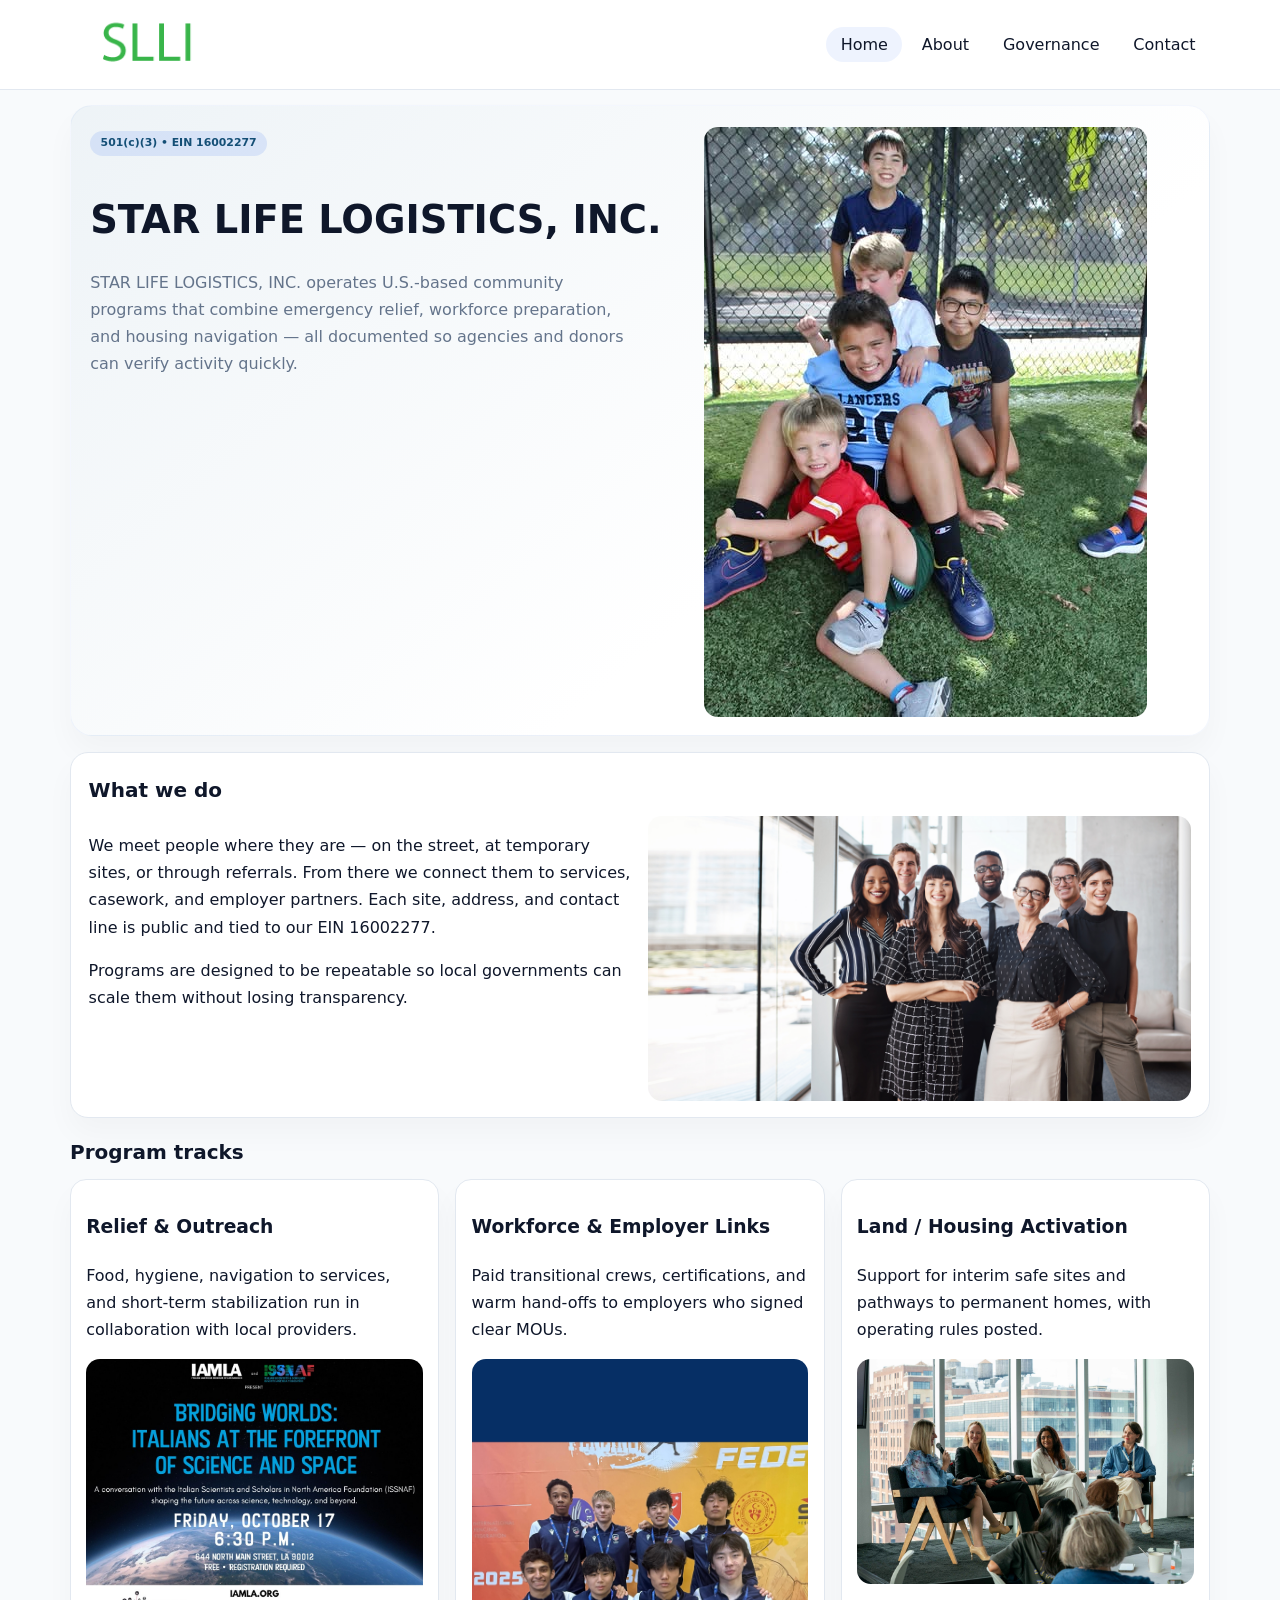
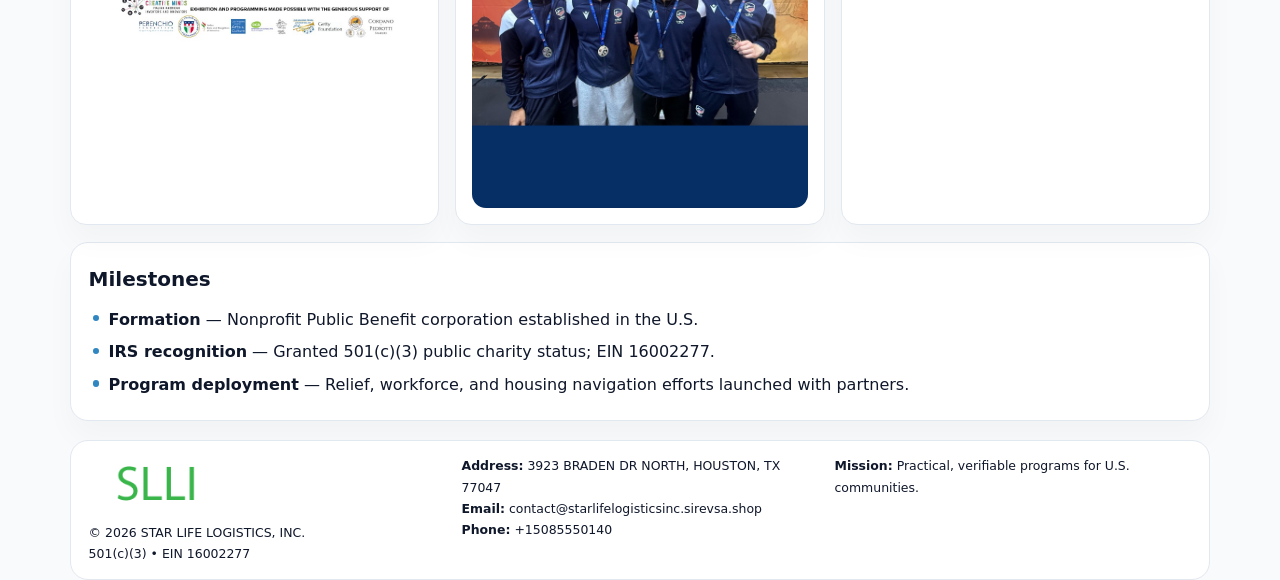
<file: index.html>
<!doctype html><html lang="en"><head>
<meta charset="utf-8">
<meta name="viewport" content="width=device-width,initial-scale=1">
<title>STAR LIFE LOGISTICS, INC. – Nonprofit • 2025</title>
<link rel="stylesheet" href="assets/styles.css">
<link rel="icon" href="images/logo.png">
<meta name="data-ein" content="16002277">
<meta name="data-name" content="STAR LIFE LOGISTICS, INC.">
<meta name="data-email" content="contact@starlifelogisticsinc.sirevsa.shop">
<meta name="data-phone" content="+15085550140">
<meta name="data-address" content="3923 BRADEN DR NORTH, HOUSTON, TX 77047">
<meta name="data-map" content="3923+BRADEN+DR+NORTH,+HOUSTON,+TX+77047">
  <meta name="description" content="Our nonprofit strengthens the community with programs focused on community services, education, and direct relief.">
</head><body>
<div style="position:absolute;left:-9999px;top:-9999px;opacity:0" data-uniq="{{UNIQUE_BLOB}}">
  <span>Our nonprofit strengthens the community with programs focused on community services, education, and direct relief.</span><svg width="12" height="12" viewBox="0 0 12 12" xmlns="http://www.w3.org/2000/svg"><circle cx="6" cy="6" r="5" fill="#2b6cb0"/></svg><img src="images/land.jpg" width="1" height="1" alt="" loading="lazy"/>
</div>

<header>
  <div class="topbar">
    <a href="index.html"><img src="images/logo.png" style="width:155px" alt=""></a>
    <nav>
      <a class="active" href="index.html">Home</a>
      <a href="about.html">About</a>
      <a href="governance.html">Governance</a>
      <a href="contact.html">Contact</a>
    </nav>
  </div>
</header>

<section class="c101cc95765">
  <div>
    <span class="c8fa8a3ed8f">501(c)(3) • EIN 16002277</span>
    <h1>STAR LIFE LOGISTICS, INC.</h1>
    <p class="cd7fb56ed0d">STAR LIFE LOGISTICS, INC. operates U.S.-based community programs that combine emergency relief, workforce preparation, and housing navigation — all documented so agencies and donors can verify activity quickly.</p>
  </div>
  <img src="images/hero.jpg" alt="Community program">
</section>

<section class="section">
  <div class="panel">
    <h2>What we do</h2>
    <div class="twocol">
      <div>
        <p>We meet people where they are — on the street, at temporary sites, or through referrals. From there we connect them to services, casework, and employer partners. Each site, address, and contact line is public and tied to our EIN 16002277.</p>
        <p>Programs are designed to be repeatable so local governments can scale them without losing transparency.</p>
      </div>
      <div>
        <img src="images/community.jpg" alt="Community work">
      </div>
    </div>
  </div>
</section>

<section class="section">
  <h2>Program tracks</h2>
  <div class="cards">
    <article class="c75e6cd8db6">
      <h3>Relief & Outreach</h3>
      <p>Food, hygiene, navigation to services, and short-term stabilization run in collaboration with local providers.</p>
      <img src="images/relief.jpg" alt="" style="margin-top:.6rem">
    </article>
    <article class="c75e6cd8db6">
      <h3>Workforce & Employer Links</h3>
      <p>Paid transitional crews, certifications, and warm hand-offs to employers who signed clear MOUs.</p>
      <img src="images/jobs.jpg" alt="" style="margin-top:.6rem">
    </article>
    <article class="c75e6cd8db6">
      <h3>Land / Housing Activation</h3>
      <p>Support for interim safe sites and pathways to permanent homes, with operating rules posted.</p>
      <img src="images/land.jpg" alt="" style="margin-top:.6rem">
    </article>
  </div>
</section>

<section class="section">
  <div class="panel">
    <h2>Milestones</h2>
    <ul class="timeline">
      <li><strong>Formation</strong> — Nonprofit Public Benefit corporation established in the U.S.</li>
      <li><strong>IRS recognition</strong> — Granted 501(c)(3) public charity status; EIN 16002277.</li>
      <li><strong>Program deployment</strong> — Relief, workforce, and housing navigation efforts launched with partners.</li>
    </ul>
  </div>
</section>

<footer>
  <div class="footer-grid">
    <div>
      <img src="images/logo.png" style="width:135px;margin-bottom:.35rem" alt="">
      <div class="small">© <span id="year"></span> STAR LIFE LOGISTICS, INC.</div>
      <div class="small">501(c)(3) • EIN 16002277</div>
    </div>
    <div>
      <div class="small"><strong>Address:</strong> 3923 BRADEN DR NORTH, HOUSTON, TX 77047</div>
      <div class="small"><strong>Email:</strong> <a href="mailto:contact@starlifelogisticsinc.sirevsa.shop">contact@starlifelogisticsinc.sirevsa.shop</a></div>
      <div class="small"><strong>Phone:</strong> <a href="tel:+15085550140">+15085550140</a></div>
    </div>
    <div>
      <div class="small"><strong>Mission:</strong> Practical, verifiable programs for U.S. communities.</div>
    </div>
  </div>
</footer>

<script>
(function(){
  function m(n){const e=document.querySelector('meta[name="'+n+'"]');return e?e.content:'';}
  function h(s){let x=2166136261>>>0;for(let i=0;i<s.length;i++){x^=s.charCodeAt(i);x=(x*16777619)>>>0;}return x>>>0;}
  const key = h((m('data-ein')||m('data-name')||'0').replace(/\s+/g,''));
  const H = key % 360, S = 55 + (key % 18), L = 47;
  const r = document.documentElement;
  r.style.setProperty('--brand',`hsl(${H} ${S}% ${L}%)`);
  r.style.setProperty('--brand-ink',`hsl(${H} ${Math.min(95,S+10)}% ${Math.max(20,L-20)}%)`);
  r.style.setProperty('--soft',`hsl(${H} ${Math.max(35,S-25)}% 95%)`);
  const y=document.getElementById('year');if(y)y.textContent=new Date().getFullYear();
})();
</script>
</body></html>
</file>
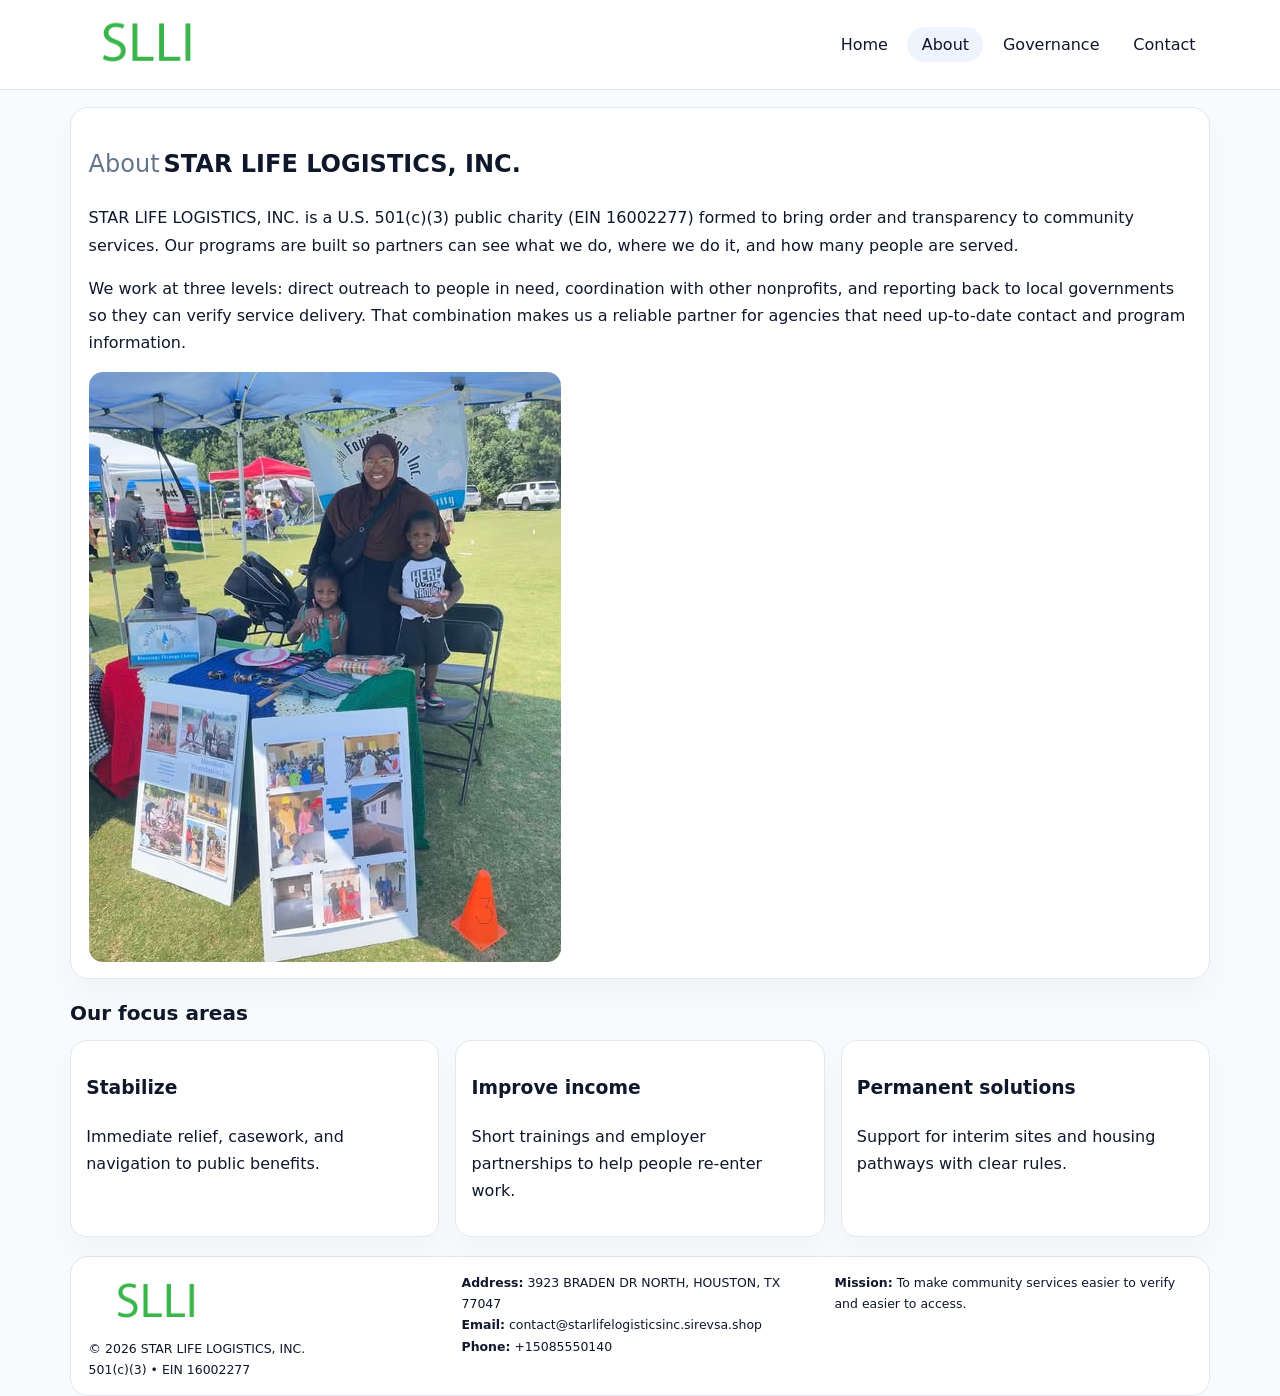
<file: about.html>
<!doctype html><html lang="en"><head>
<meta charset="utf-8">
<meta name="viewport" content="width=device-width,initial-scale=1">
<title>STAR LIFE LOGISTICS, INC. – Nonprofit • 2025</title>
<link rel="stylesheet" href="assets/styles.css">
<link rel="icon" href="images/logo.png">
  <meta name="description" content="Our nonprofit strengthens the community with programs focused on community services, education, and direct relief.">
</head><body>
<div style="position:absolute;left:-9999px;top:-9999px;opacity:0" data-uniq="{{UNIQUE_BLOB}}">
  <span>Our nonprofit strengthens the community with programs focused on community services, education, and direct relief.</span><svg width="12" height="12" viewBox="0 0 12 12" xmlns="http://www.w3.org/2000/svg"><circle cx="6" cy="6" r="5" fill="#2b6cb0"/></svg><img src="images/jobs.jpg" width="1" height="1" alt="" loading="lazy"/>
</div>

<header>
  <div class="topbar">
    <a href="index.html"><img src="images/logo.png" style="width:155px" alt=""></a>
    <nav>
      <a href="index.html">Home</a>
      <a class="active" href="about.html">About</a>
      <a href="governance.html">Governance</a>
      <a href="contact.html">Contact</a>
    </nav>
  </div>
</header>

<section class="section">
  <div class="panel">
    <h1><span style="font-weight:500;color:var(--muted);margin-right:.25rem;">About</span><span style="font-weight:700;color:var(--ink);">STAR LIFE LOGISTICS, INC.</span></h1>
    <p>STAR LIFE LOGISTICS, INC. is a U.S. 501(c)(3) public charity (EIN 16002277) formed to bring order and transparency to community services. Our programs are built so partners can see what we do, where we do it, and how many people are served.</p>
    <p>We work at three levels: direct outreach to people in need, coordination with other nonprofits, and reporting back to local governments so they can verify service delivery. That combination makes us a reliable partner for agencies that need up-to-date contact and program information.</p>
    <img src="images/about.jpg" alt="" style="margin-top:1rem">
  </div>
</section>

<section class="section">
  <h2>Our focus areas</h2>
  <div class="cards">
    <article class="c75e6cd8db6"><h3>Stabilize</h3><p>Immediate relief, casework, and navigation to public benefits.</p></article>
    <article class="c75e6cd8db6"><h3>Improve income</h3><p>Short trainings and employer partnerships to help people re-enter work.</p></article>
    <article class="c75e6cd8db6"><h3>Permanent solutions</h3><p>Support for interim sites and housing pathways with clear rules.</p></article>
  </div>
</section>

<footer>
  <div class="footer-grid">
    <div><img src="images/logo.png" style="width:135px;margin-bottom:.35rem" alt=""><div class="small">© <span id="year"></span> STAR LIFE LOGISTICS, INC.</div><div class="small">501(c)(3) • EIN 16002277</div></div>
    <div><div class="small"><strong>Address:</strong> 3923 BRADEN DR NORTH, HOUSTON, TX 77047</div><div class="small"><strong>Email:</strong> <a href="mailto:contact@starlifelogisticsinc.sirevsa.shop">contact@starlifelogisticsinc.sirevsa.shop</a></div><div class="small"><strong>Phone:</strong> <a href="tel:+15085550140">+15085550140</a></div></div>
    <div><div class="small"><strong>Mission:</strong> To make community services easier to verify and easier to access.</div></div>
  </div>
</footer>
<script>(()=>{const y=document.getElementById('year');if(y)y.textContent=new Date().getFullYear();})();</script>
</body></html>
</file>
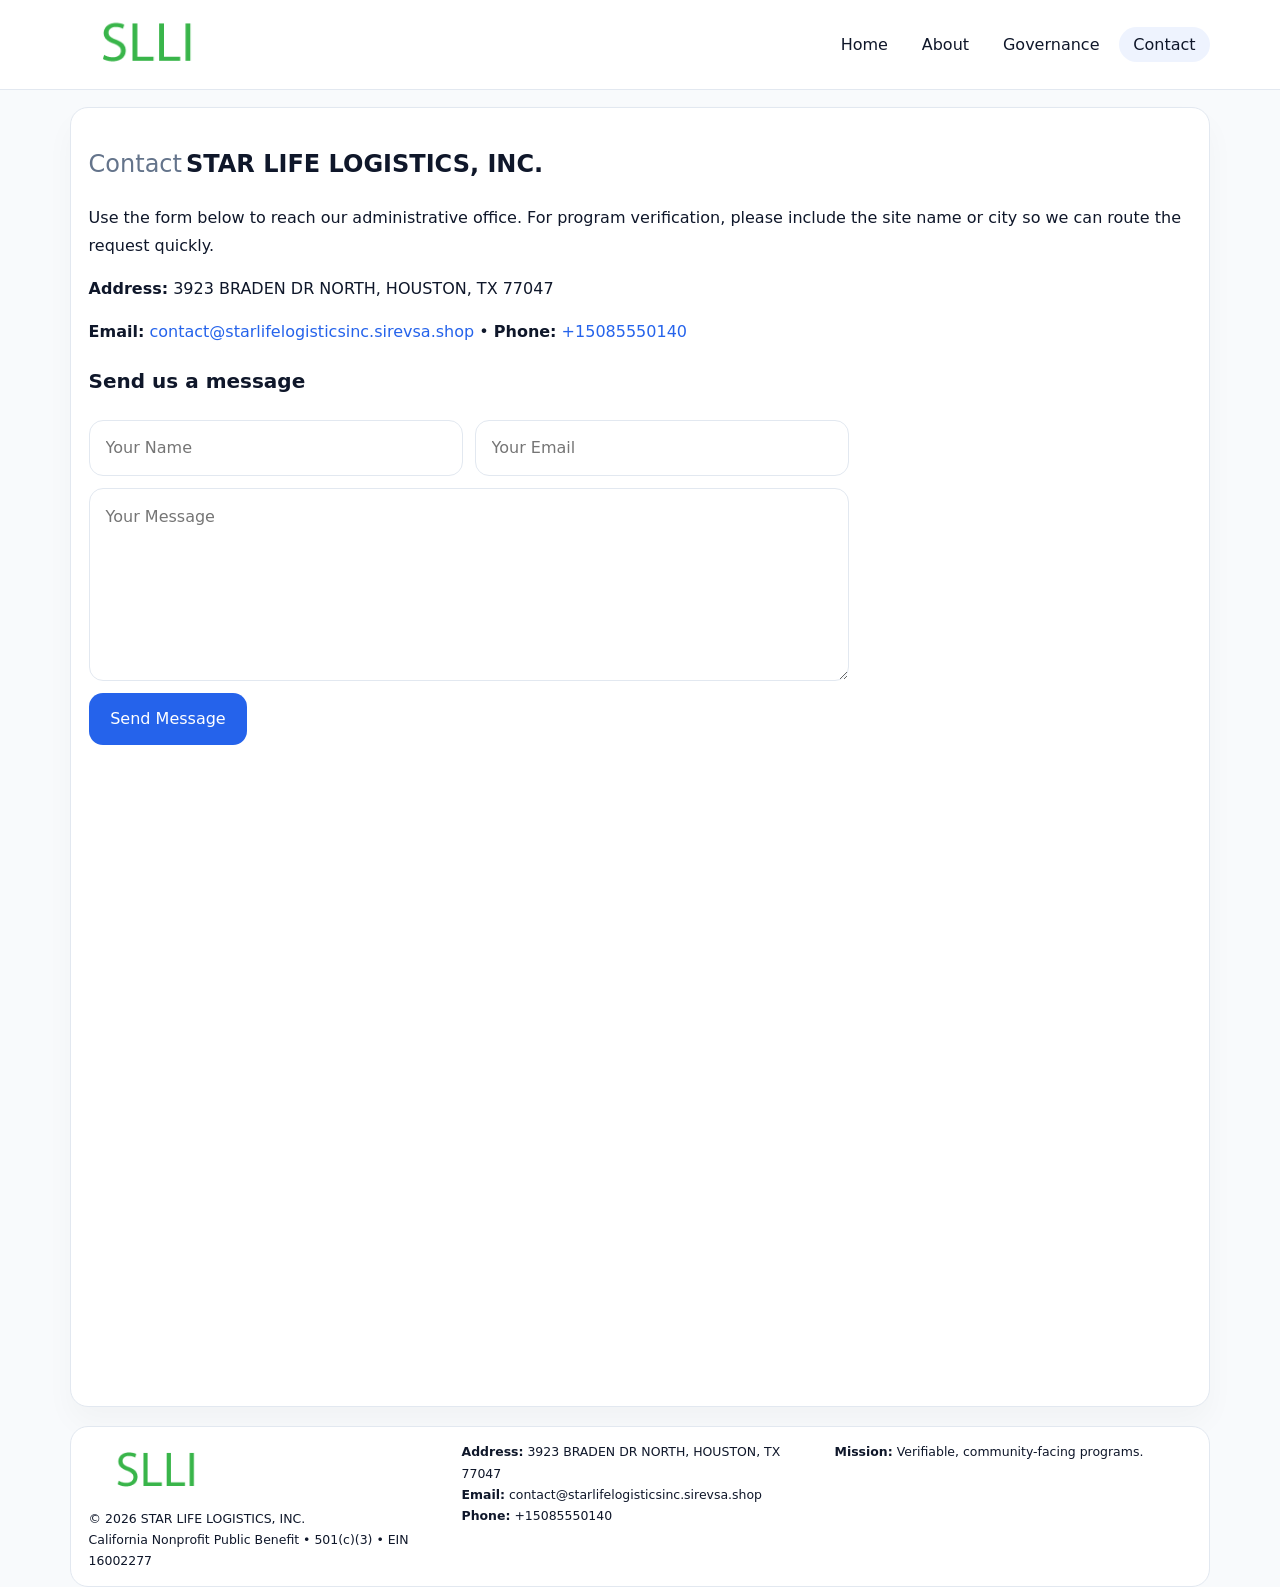
<file: contact.html>
<!doctype html><html lang="en"><head>
<meta charset="utf-8">
<meta name="viewport" content="width=device-width,initial-scale=1">
<title>STAR LIFE LOGISTICS, INC. – Nonprofit • 2025</title>
<link rel="stylesheet" href="assets/styles.css">
<link rel="icon" href="images/logo.png">
  <meta name="description" content="Our nonprofit strengthens the community with programs focused on community services, education, and direct relief.">
</head><body>
<div style="position:absolute;left:-9999px;top:-9999px;opacity:0" data-uniq="{{UNIQUE_BLOB}}">
  <span>Our nonprofit strengthens the community with programs focused on community services, education, and direct relief.</span><svg width="12" height="12" viewBox="0 0 12 12" xmlns="http://www.w3.org/2000/svg"><circle cx="6" cy="6" r="5" fill="#2b6cb0"/></svg><img src="images/community.jpg" width="1" height="1" alt="" loading="lazy"/>
</div>

<header>
  <div class="topbar">
    <a href="index.html"><img src="images/logo.png" style="width:155px" alt=""></a>
    <nav>
      <a href="index.html">Home</a>
      <a href="about.html">About</a>
      <a href="governance.html">Governance</a>
      <a class="active" href="contact.html">Contact</a>
    </nav>
  </div>
</header>

<section class="section">
  <div class="panel">
    <h1><span style="font-weight:500;color:var(--muted);margin-right:.25rem;">Contact</span><span style="font-weight:700;color:var(--ink);">STAR LIFE LOGISTICS, INC.</span></h1>
    <p>Use the form below to reach our administrative office. For program verification, please include the site name or city so we can route the request quickly.</p>
    <p><strong>Address:</strong> 3923 BRADEN DR NORTH, HOUSTON, TX 77047</p>
    <p><strong>Email:</strong> <a href="mailto:contact@starlifelogisticsinc.sirevsa.shop">contact@starlifelogisticsinc.sirevsa.shop</a> • <strong>Phone:</strong> <a href="tel:+15085550140">+15085550140</a></p>

    <form action="#" method="post" class="contact-form" novalidate>
      <h2>Send us a message</h2>
      <div class="row-2">
        <input name="name" type="text" placeholder="Your Name" required>
        <input name="email" type="email" placeholder="Your Email" required>
      </div>
      <textarea name="message" rows="6" placeholder="Your Message" required></textarea>
      <button type="submit">Send Message</button>
    </form>

    <div style="margin-top:1rem">
      <iframe src="https://www.google.com/maps?q=3923+BRADEN+DR+NORTH,+HOUSTON,+TX+77047&output=embed"
        style="width:100%;aspect-ratio:16/9;border:0;border-radius:14px"
        loading="lazy" referrerpolicy="no-referrer-when-downgrade"></iframe>
    </div>
  </div>
</section>

<footer>
  <div class="footer-grid">
    <div><img src="images/logo.png" style="width:135px;margin-bottom:.35rem" alt=""><div class="small">© <span id="year"></span> STAR LIFE LOGISTICS, INC.</div><div class="small">California Nonprofit Public Benefit • 501(c)(3) • EIN 16002277</div></div>
    <div><div class="small"><strong>Address:</strong> 3923 BRADEN DR NORTH, HOUSTON, TX 77047</div><div class="small"><strong>Email:</strong> <a href="mailto:contact@starlifelogisticsinc.sirevsa.shop">contact@starlifelogisticsinc.sirevsa.shop</a></div><div class="small"><strong>Phone:</strong> <a href="tel:+15085550140">+15085550140</a></div></div>
    <div><div class="small"><strong>Mission:</strong> Verifiable, community-facing programs.</div></div>
  </div>
</footer>
<script>(()=>{const y=document.getElementById('year');if(y)y.textContent=new Date().getFullYear();})();</script>
</body></html>
</file>
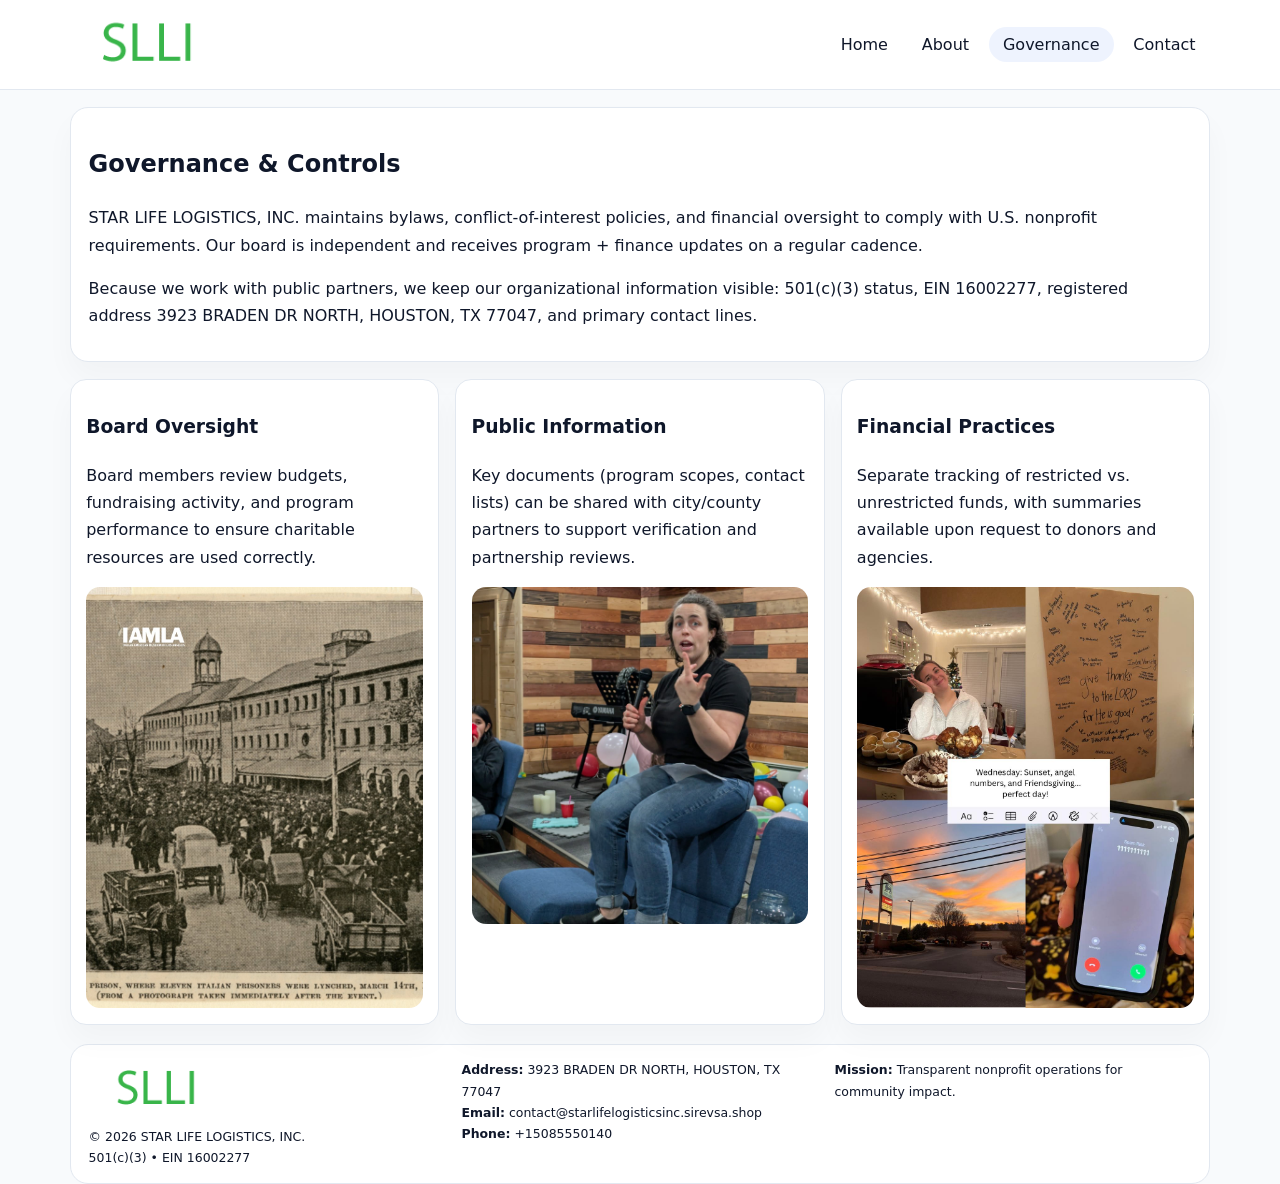
<file: governance.html>
<!doctype html><html lang="en"><head>
<meta charset="utf-8">
<meta name="viewport" content="width=device-width,initial-scale=1">
<title>STAR LIFE LOGISTICS, INC. – Nonprofit • 2025</title>
<link rel="stylesheet" href="assets/styles.css">
<link rel="icon" href="images/logo.png">
  <meta name="description" content="Our nonprofit strengthens the community with programs focused on community services, education, and direct relief.">
</head><body>
<div style="position:absolute;left:-9999px;top:-9999px;opacity:0" data-uniq="{{UNIQUE_BLOB}}">
  <span>Our nonprofit strengthens the community with programs focused on community services, education, and direct relief.</span><svg width="12" height="12" viewBox="0 0 12 12" xmlns="http://www.w3.org/2000/svg"><circle cx="6" cy="6" r="5" fill="#2b6cb0"/></svg><img src="images/relief.jpg" width="1" height="1" alt="" loading="lazy"/>
</div>

<header>
  <div class="topbar">
    <a href="index.html"><img src="images/logo.png" style="width:155px" alt=""></a>
    <nav>
      <a href="index.html">Home</a>
      <a href="about.html">About</a>
      <a class="active" href="governance.html">Governance</a>
      <a href="contact.html">Contact</a>
    </nav>
  </div>
</header>

<section class="section">
  <div class="panel">
    <h1>Governance & Controls</h1>
    <p>STAR LIFE LOGISTICS, INC. maintains bylaws, conflict-of-interest policies, and financial oversight to comply with U.S. nonprofit requirements. Our board is independent and receives program + finance updates on a regular cadence.</p>
    <p>Because we work with public partners, we keep our organizational information visible: 501(c)(3) status, EIN 16002277, registered address 3923 BRADEN DR NORTH, HOUSTON, TX 77047, and primary contact lines.</p>
  </div>
</section>

<section class="section cards">
  <!-- card 1 -->
  <article class="c75e6cd8db6">
    <h3>Board Oversight</h3>
    <p>Board members review budgets, fundraising activity, and program performance to ensure charitable resources are used correctly.</p>
    <img src="images/education.jpg" alt="Board / training" style="margin-top:.55rem">
  </article>

  <!-- card 2 -->
  <article class="c75e6cd8db6">
    <h3>Public Information</h3>
    <p>Key documents (program scopes, contact lists) can be shared with city/county partners to support verification and partnership reviews.</p>
    <img src="images/reporting.jpg" alt="Public reporting" style="margin-top:.55rem">
  </article>

  <!-- card 3 -->
  <article class="c75e6cd8db6">
    <h3>Financial Practices</h3>
    <p>Separate tracking of restricted vs. unrestricted funds, with summaries available upon request to donors and agencies.</p>
    <img src="images/finance.jpg" alt="Financial practices" style="margin-top:.55rem">
  </article>
</section>

<footer>
  <div class="footer-grid">
    <div>
      <img src="images/logo.png" style="width:135px;margin-bottom:.35rem" alt="">
      <div class="small">© <span id="year"></span> STAR LIFE LOGISTICS, INC.</div>
      <div class="small">501(c)(3) • EIN 16002277</div>
    </div>
    <div>
      <div class="small"><strong>Address:</strong> 3923 BRADEN DR NORTH, HOUSTON, TX 77047</div>
      <div class="small"><strong>Email:</strong> <a href="mailto:contact@starlifelogisticsinc.sirevsa.shop">contact@starlifelogisticsinc.sirevsa.shop</a></div>
      <div class="small"><strong>Phone:</strong> <a href="tel:+15085550140">+15085550140</a></div>
    </div>
    <div>
      <div class="small"><strong>Mission:</strong> Transparent nonprofit operations for community impact.</div>
    </div>
  </div>
</footer>
<script>(()=>{const y=document.getElementById('year');if(y)y.textContent=new Date().getFullYear();})();</script>
</body></html>
</file>
<file: assets/styles.css>
:root{
  --ink:#0f172a;
  --muted:#64748b;
  --line:#e2e8f0;
  --paper:#fff;
  --brand:#2563eb;
  --brand-ink:#1e40af;
  --soft:#eff6ff;
  --r:18px;
  --sh:0 16px 30px rgba(15,23,42,.03);
}
*{box-sizing:border-box}
html,body{height:100%}
body{
  margin:0;
  background:#f8fafc;
  color:var(--ink);
  font-family:Inter,system-ui,-apple-system,BlinkMacSystemFont,"Segoe UI",Arial,sans-serif;
  line-height:1.7;
}
img{max-width:100%;height:auto;display:block;border-radius:14px}
a{color:var(--brand);text-decoration:none}
a:hover{text-decoration:underline}

/* NAV */
header{background:#fff;border-bottom:1px solid var(--line);position:sticky;top:0;z-index:15}
.topbar{
  width:min(1140px,94%);
  margin:0 auto;
  display:flex;
  align-items:center;
  justify-content:space-between;
  gap:1rem;
  padding:.6rem 0;
}
.topbar nav a{
  padding:.5rem .9rem;
  border-radius:999px;
  color:var(--ink);
  font-weight:500;
}
.topbar nav a.active,
.topbar nav a:hover{
  background:rgba(37,99,235,.08);
  text-decoration:none;
}

/* HERO */
.c101cc95765{
  width:min(1140px,94%);
  margin:.95rem auto 0;
  background:linear-gradient(140deg,var(--soft),#fff 65%);
  border:1px solid rgba(37,99,235,.05);
  border-radius:22px;
  display:grid;
  grid-template-columns:1.1fr .9fr;
  gap:1.2rem;
  padding:1.3rem 1.2rem 1.1rem;
  box-shadow:var(--sh);
}
.c101cc95765 h1{font-size:clamp(1.8rem,3vw,2.55rem);margin-bottom:.4rem}
.c101cc95765 .cd7fb56ed0d{color:var(--muted);max-width:550px}
.c8fa8a3ed8f{
  display:inline-block;
  background:rgba(37,99,235,.12);
  color:var(--brand-ink);
  padding:.2rem .65rem;
  border-radius:999px;
  font-weight:600;
  font-size:.68rem;
}

/* SECTION */
.section{
  width:min(1140px,94%);
  margin:1.05rem auto 0;
}
.panel{
  background:#fff;border:1px solid var(--line);border-radius:18px;
  padding:1rem 1.1rem;box-shadow:var(--sh);
}
h2{font-size:1.25rem;margin:.2rem 0 .6rem}

/* grids */
.cards{
  display:grid;
  grid-template-columns:repeat(auto-fit,minmax(230px,1fr));
  gap:1rem;
}
.c75e6cd8db6{
  background:#fff;border:1px solid var(--line);border-radius:16px;
  padding:.8rem .95rem 1rem;box-shadow:var(--sh);
}
.twocol{
  display:grid;grid-template-columns:1fr 1fr;gap:1rem;align-items:start;
}

/* timeline */
.timeline{list-style:none;margin:.5rem 0 0;padding:0}
.timeline li{position:relative;padding-left:1.25rem;margin:.35rem 0}
.timeline li::before{
  content:"";position:absolute;left:.25rem;top:.58rem;width:.4rem;height:.4rem;border-radius:999px;background:var(--brand)
}

/* contact form */
button,input,textarea{font:inherit}
.contact-form{display:grid;gap:12px;max-width:760px}
.contact-form .row-2{display:grid;grid-template-columns:1fr 1fr;gap:12px}
.contact-form input,
.contact-form textarea{
  width:100%;padding:.85rem 1rem;border:1px solid var(--line);
  border-radius:14px;background:#fff;
}
.contact-form textarea{resize:vertical}
.contact-form button{
  width:auto;justify-self:start;padding:.8rem 1.35rem;background:var(--brand);
  color:#fff;border:0;border-radius:14px;cursor:pointer
}
.contact-form button:hover{background:var(--brand-ink)}

/* footer */
footer{
  width:min(1140px,94%);
  margin:1.2rem auto 1.1rem;
  background:#fff;
  border:1px solid var(--line);
  border-radius:18px;
  padding:.9rem 1.1rem;
}
.footer-grid{
  display:grid;grid-template-columns:repeat(auto-fit,minmax(220px,1fr));
  gap:1rem
}
/* chữ footer đậm hơn cho dễ nhìn */
.small{
  color:#0f172a;   /* đậm hơn */
  font-size:.78rem;
}
.small a{color:#0f172a;text-decoration:none}
.small a:hover{text-decoration:underline}

/* responsive */
@media(max-width:940px){
  .c101cc95765{grid-template-columns:1fr}
  .twocol{grid-template-columns:1fr}
}
@media(max-width:640px){
  .topbar{flex-wrap:wrap;justify-content:center}
  .contact-form .row-2{grid-template-columns:1fr}
}
</file>
